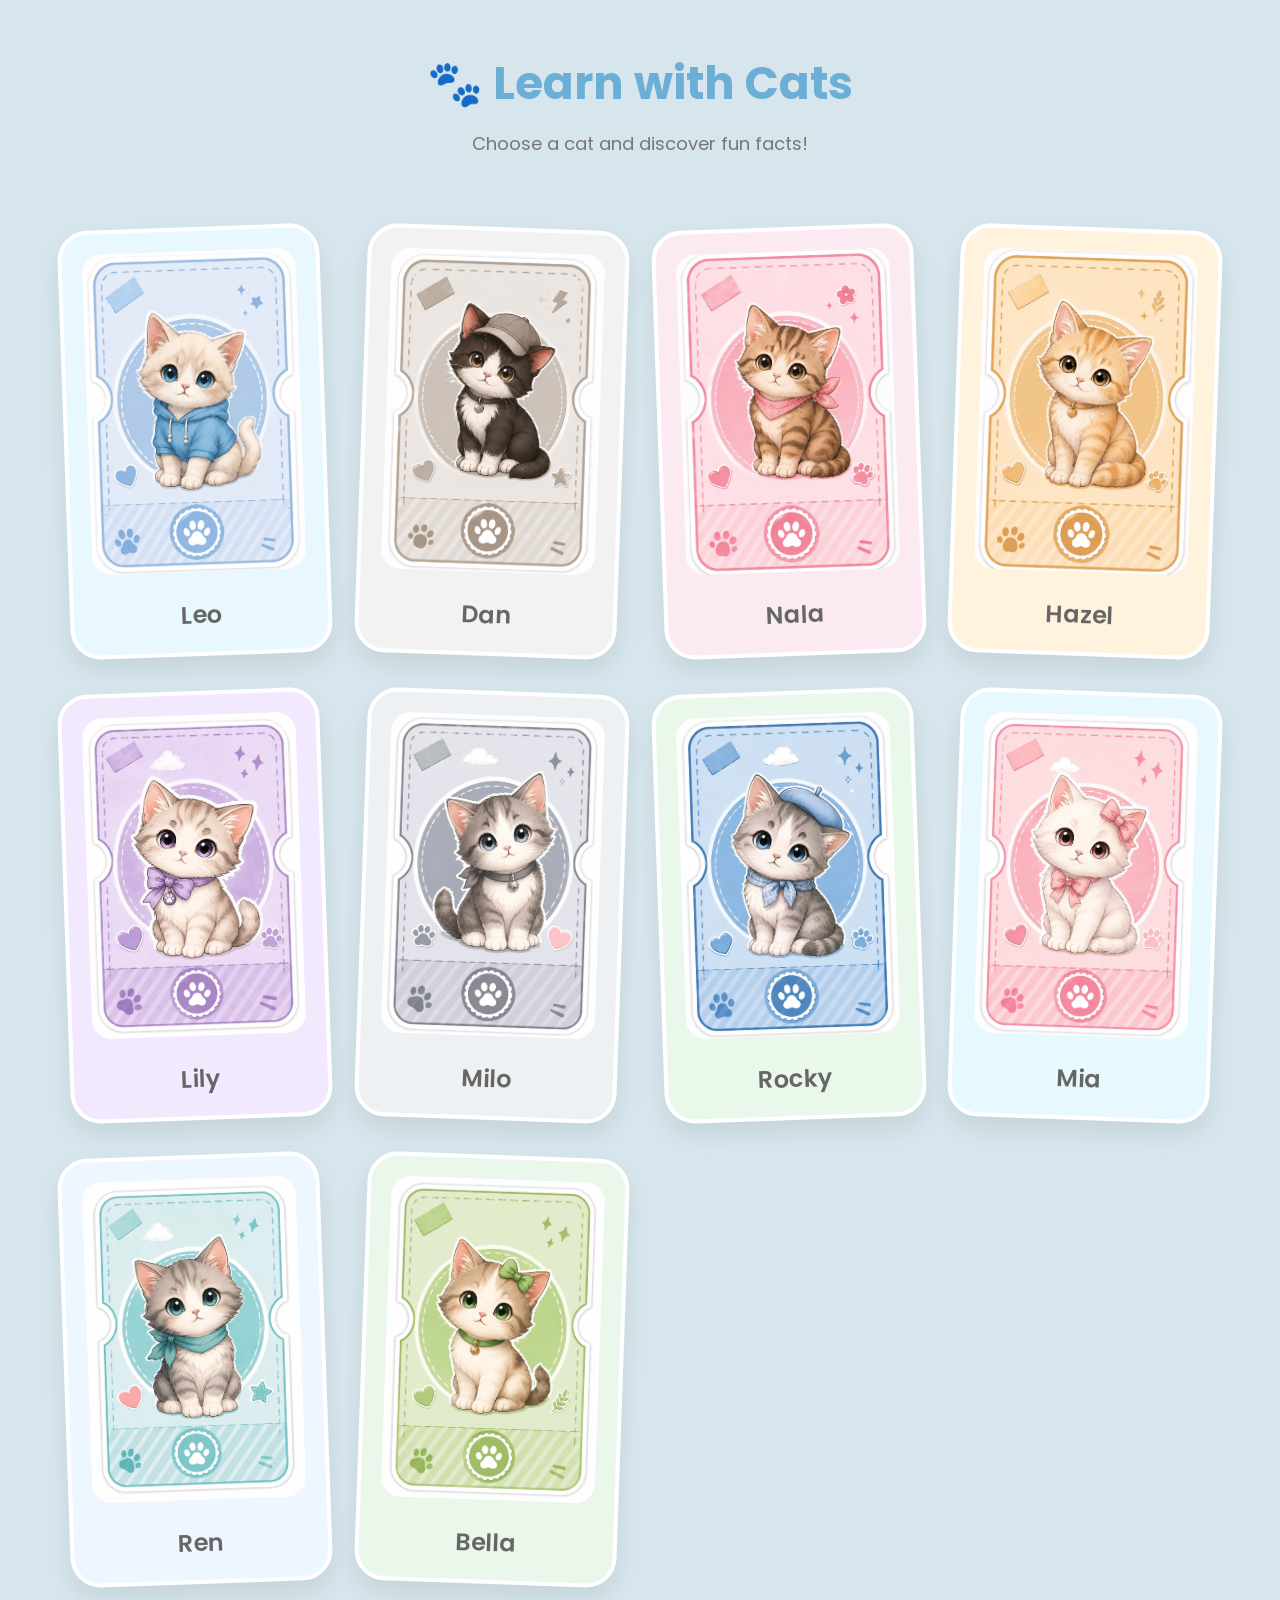
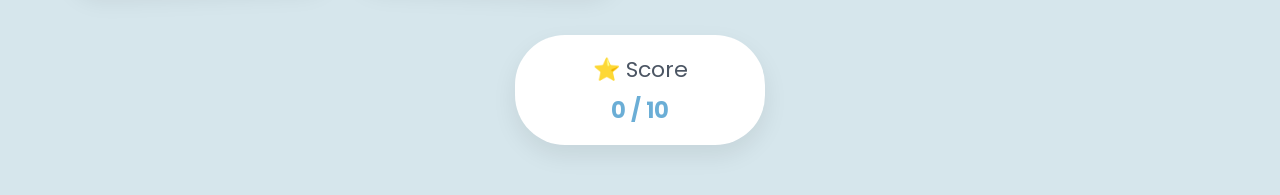
<file: index.html>
<!DOCTYPE html>
<html lang="en">

<head>

    <meta charset="UTF-8">
    <meta name="viewport" content="width=device-width, initial-scale=1.0">

    <title>Learn with Cats</title>

    <!-- CSS -->
    <link rel="stylesheet" href="style.css">

    <!-- Google Font -->
    <link rel="preconnect" href="https://fonts.googleapis.com">
    <link rel="preconnect" href="https://fonts.gstatic.com" crossorigin>

    <link href="https://fonts.googleapis.com/css2?family=Poppins:wght@300;400;500;600;700&display=swap" rel="stylesheet">

</head>

<body>

    <!-- Header -->

    <header>

        <h1>🐾 Learn with Cats</h1>

        <p>
            Choose a cat and discover fun facts!
        </p>

    </header>



    <!-- Cats -->

    <section class="cards">

        <div class="card" data-cat="leo">

            <img src="leo.jpeg" alt="Leo">

            <h2>Leo</h2>

        </div>



        <div class="card" data-cat="dan">

            <img src="dan.jpeg" alt="Dan">

            <h2>Dan</h2>

        </div>



        <div class="card" data-cat="nala">

            <img src="nala.jpeg" alt="Nala">

            <h2>Nala</h2>

        </div>



        <div class="card" data-cat="hazel">

            <img src="hazel.jpeg" alt="Hazel">

            <h2>Hazel</h2>

        </div>



        <div class="card" data-cat="lily">

            <img src="lily.jpeg" alt="Lily">

            <h2>Lily</h2>

        </div>



        <div class="card" data-cat="milo">

            <img src="milo.jpeg" alt="Milo">

            <h2>Milo</h2>

        </div>



        <div class="card" data-cat="rocky">

            <img src="rocky.jpeg" alt="Rocky">

            <h2>Rocky</h2>

        </div>



        <div class="card" data-cat="mia">

            <img src="mia.jpeg" alt="Mia">

            <h2>Mia</h2>

        </div>



        <div class="card" data-cat="ren">

            <img src="ren.jpeg" alt="Ren">

            <h2>Ren</h2>

        </div>



        <div class="card" data-cat="bella">

            <img src="bella.jpeg" alt="Bella">

            <h2>Bella</h2>

        </div>

    </section>



    <!-- Score -->

    <div class="score">

        ⭐ Score

        <span id="score">0 / 10</span>

    </div>


<script src="data.js"></script>

<script src="script.js"></script>



</body>

</html>
</file>
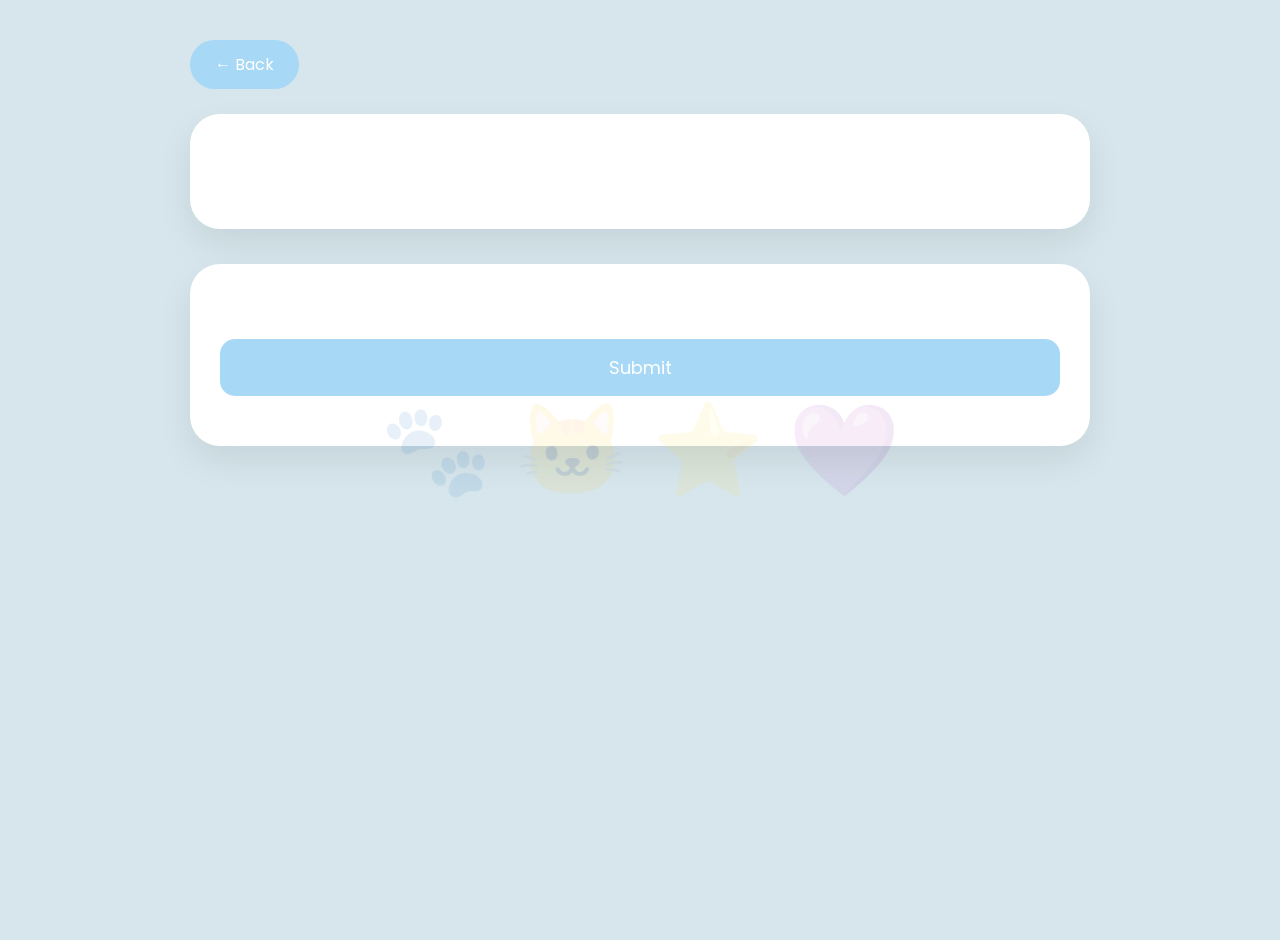
<file: story.html>
<!DOCTYPE html>
<html lang="en">

<head>

    <meta charset="UTF-8">
    <meta name="viewport" content="width=device-width, initial-scale=1.0">

    <title>Learn with Cats</title>

    <link rel="stylesheet" href="style.css">

    <link rel="preconnect" href="https://fonts.googleapis.com">

    <link rel="preconnect" href="https://fonts.gstatic.com" crossorigin>

    <link href="https://fonts.googleapis.com/css2?family=Poppins:wght@300;400;500;600;700&display=swap" rel="stylesheet">

</head>

<body>


<div class="story-page">

    <a href="index.html" class="back-btn">
        ← Back
    </a>


    <div class="story-card">

        <img id="catImage">

        <h1 id="catName"></h1>

        <p id="storyText"></p>

    </div>


    <div class="quiz">

        <h2 id="question"></h2>

        <div id="answers"></div>

        <button id="submit">
            Submit
        </button>

        <p id="result"></p>

        <button id="nextBtn">
            Next Cat →
        </button>

    </div>


</div>



<script src="data.js"></script>
<script src="story2.js"></script>

</body>
</html>
</file>
<file: style.css>
/* ===========================
   Google Style
=========================== */

*{
    margin:0;
    padding:0;
    box-sizing:border-box;
    font-family:'Poppins',sans-serif;
}

body{

    background:#d6e6ec;

    min-height:100vh;

    color:#4B5563;

    overflow-x:hidden;

}


/* ===========================
   Background
=========================== */

body::before{

    content:"🐾 🐱 ⭐ 💜 ";

    position:fixed;

    top:0;
    left:0;

    width:100%;
    height:100%;

    font-size:90px;

    opacity:.1;

    display:flex;

    justify-content:center;

    align-items:center;

    pointer-events:none;

}



/* ===========================
   Header
=========================== */

header{

    text-align:center;

    padding:50px 20px 30px;

}

header h1{

    font-size:45px;

    color:#6BAED6;

    margin-bottom:12px;

}

header p{

    font-size:18px;

    color:#777;

}



/* ===========================
   Cards Grid
=========================== */

.cards{

    width:90%;

    max-width:1400px;

    margin:40px auto;

    display:grid;

    grid-template-columns:repeat(auto-fit,minmax(220px,1fr));

    gap:35px;

}



/* ===========================
   Card
=========================== */

.card{

    background:white;

    border-radius:30px;

    padding:20px;

    cursor:pointer;

    text-align:center;

    transition:.35s;

    position:relative;

    box-shadow:

    0 12px 25px rgba(0,0,0,.08);

    border:4px solid white;

}



/* دوران بسيط */

.card:nth-child(odd){

    transform:rotate(-2deg);

}

.card:nth-child(even){

    transform:rotate(2deg);

}



/* Hover */

.card:hover{

    transform:translateY(-10px) scale(1.05);

    box-shadow:

    0 18px 35px rgba(0,0,0,.18);

}



/* Image */

.card img{

    width:100%;

    border-radius:20px;

}



/* Name */

.card h2{

    margin-top:18px;

    color:#666;

    font-size:24px;

    font-weight:600;

}



/* ===========================
   Card Colors
=========================== */

.card:nth-child(1){

    background:#E9F7FF;

}

.card:nth-child(2){

    background:#F2F2F2;

}

.card:nth-child(3){

    background:#FCEAF2;

}

.card:nth-child(4){

    background:#FFF3DE;

}

.card:nth-child(5){

    background:#F2E9FF;

}

.card:nth-child(6){

    background:#EEF1F4;

}

.card:nth-child(7){

    background:#EAF8EC;

}

.card:nth-child(8){

    background:#E8F8FF;

}

.card:nth-child(9){

    background:#EEF7FF;

}

.card:nth-child(10){

    background:#EAF7EA;

}



/* ===========================
   Score
=========================== */

.score{

    width:250px;

    margin:50px auto;

    padding:18px;

    text-align:center;

    background:white;

    border-radius:50px;

    font-size:22px;

    box-shadow:

    0 10px 25px rgba(0,0,0,.08);

}

.score span{

    display:block;

    margin-top:8px;

    font-weight:bold;

    color:#6BAED6;

}



/* ===========================
   Responsive
=========================== */

@media(max-width:768px){

header h1{

    font-size:35px;

}

header p{

    font-size:16px;

}

.cards{

    width:95%;

    gap:25px;

}

.card{

    padding:15px;

}

.card h2{

    font-size:20px;

}

}
.story-page{

    width:90%;

    max-width:900px;

    margin:40px auto;

}

.back-btn{

    display:inline-block;

    text-decoration:none;

    background:#A7D8F5;

    color:white;

    padding:12px 25px;

    border-radius:30px;

    margin-bottom:25px;

}

.story-card{

    background:white;

    border-radius:30px;

    padding:35px;

    text-align:center;

    box-shadow:0 15px 35px rgba(0,0,0,.08);

}

.story-card img{

    width:280px;

}

.story-card h1{

    margin:20px 0;

    color:#666;

}

.story-card p{

    line-height:2;

    color:#666;

    font-size:18px;

}

.quiz{

    margin-top:35px;

    background:white;

    border-radius:30px;

    padding:30px;

    box-shadow:0 15px 35px rgba(0,0,0,.08);

}

.quiz h2{

    margin-bottom:25px;

}

.option{

    display:block;

    background:#F8FCFF;

    border:2px solid #ddd;

    padding:15px;

    border-radius:15px;

    margin-bottom:15px;

    cursor:pointer;

    transition:.3s;

}

.option:hover{

    background:#EAF7FF;

}

.option input{

    margin-right:10px;

}

#submit{

    width:100%;

    margin-top:20px;

    padding:15px;

    border:none;

    border-radius:15px;

    background:#A7D8F5;

    color:white;

    font-size:18px;

    cursor:pointer;

}

#submit:hover{

    background:#90CDEA;

}

#result{

    margin-top:20px;

    font-size:22px;

    text-align:center;

    font-weight:bold;

}

#nextBtn{

    display:none;

    margin-top:20px;

    width:100%;

    padding:15px;

    border:none;

    border-radius:15px;

    background:#CDECCF;

    cursor:pointer;

    font-size:18px;

}
.done{

    position:relative;

    opacity:.9;

}

.done::after{

    content:"✔";

    position:absolute;

    top:12px;

    right:12px;

    width:38px;

    height:38px;

    background:#7ED957;

    color:white;

    border-radius:50%;

    display:flex;

    justify-content:center;

    align-items:center;

    font-weight:bold;

    font-size:20px;

}
</file>
